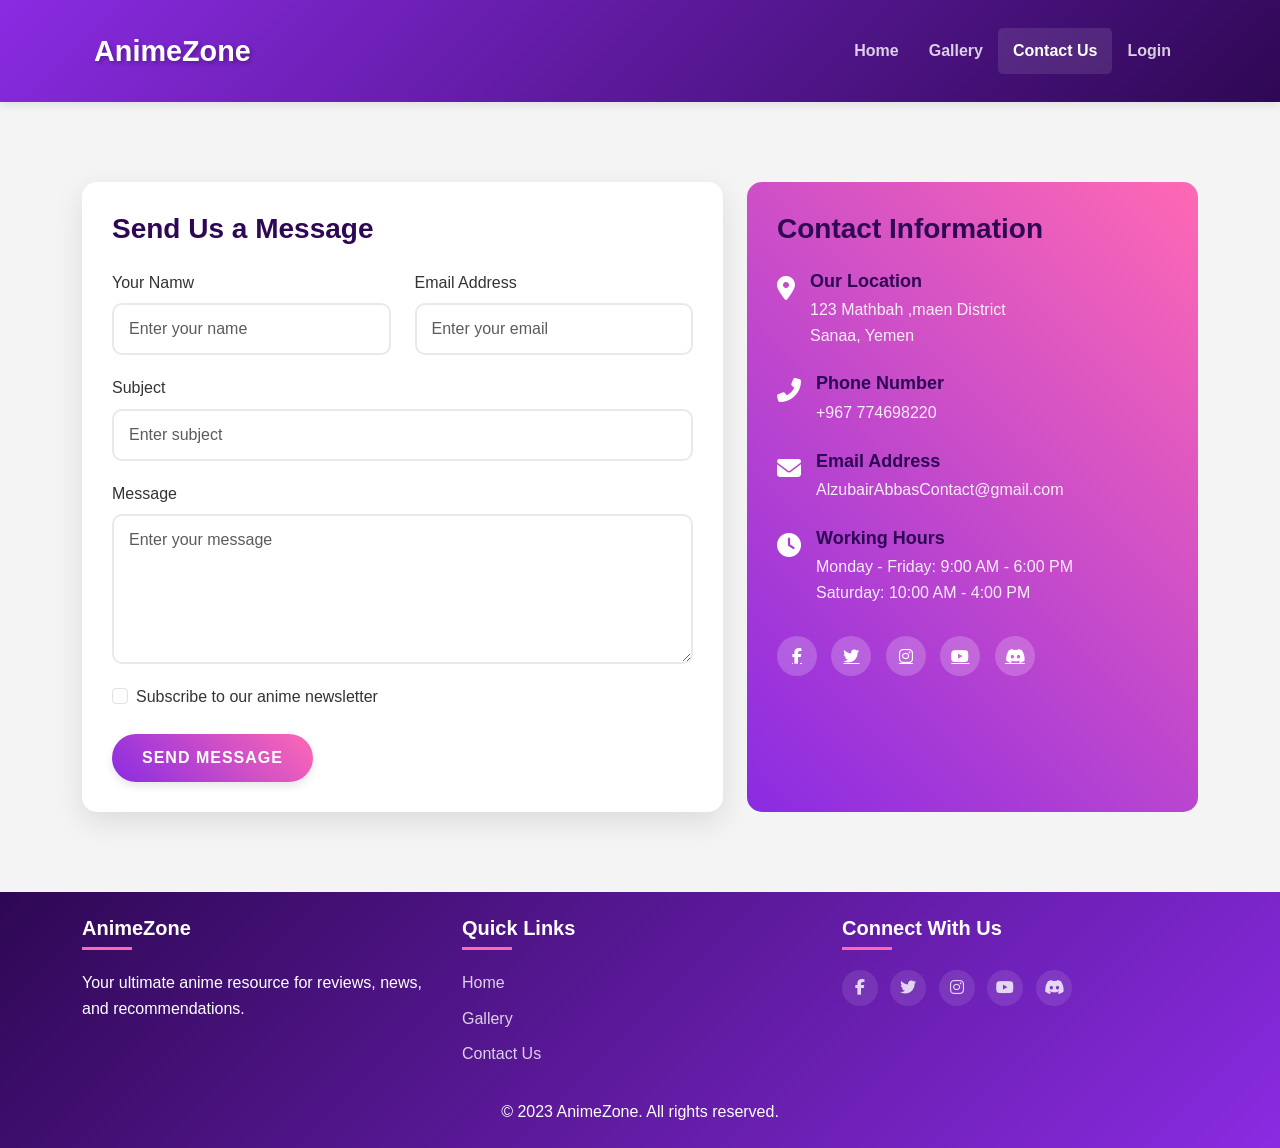
<file: html/contact.html>
<!DOCTYPE html>
<html lang="en">
<head>
    <meta charset="UTF-8">
    <meta name="viewport" content="width=device-width, initial-scale=1.0">
    <title>Contact Us - AnimeZone</title>
    <!-- Bootstrap CSS -->
    <link href="https://cdn.jsdelivr.net/npm/bootstrap@5.3.0/dist/css/bootstrap.min.css" rel="stylesheet">
    <!-- Font Awesome -->
    <link rel="stylesheet" href="https://cdnjs.cloudflare.com/ajax/libs/font-awesome/6.4.0/css/all.min.css">
    <!-- Custom CSS -->
    <link rel="stylesheet" href="../css/style.css">
    <!-- contact css  -->
    <link rel="stylesheet" href="../css/contact.css">
</head>
<body>
    <!-- Header Section -->
    <header class="anime-header">
        <div class="container">
            <nav class="navbar navbar-expand-lg navbar-dark">
                <div class="container-fluid">
                    <a class="navbar-brand" href="index.html">AnimeZone</a>
                    <button class="navbar-toggler" type="button" data-bs-toggle="collapse" data-bs-target="#navbarNav" aria-controls="navbarNav" aria-expanded="false" aria-label="Toggle navigation">
                        <span class="navbar-toggler-icon"></span>
                    </button>
                    <div class="collapse navbar-collapse" id="navbarNav">
                        <ul class="navbar-nav ms-auto">
                            <li class="nav-item">
                                <a class="nav-link" href="index.html">Home</a>
                            </li>
                            <li class="nav-item">
                                <a class="nav-link" href="gallery.html">Gallery</a>
                            </li>
                            <li class="nav-item">
                                <a class="nav-link active" aria-current="page" href="contact.html">Contact Us</a>
                            </li>
                            <li class="nav-item">
                                <a class="nav-link" href="login.html">Login</a>
                            </li>
                        </ul>
                    </div>
                </div>
            </nav>
        </div>
    </header>

  
    <!-- Contact Form Section -->
    <section class="contact-form-section">
        <div class="container">
            <div class="row">
                <div class="col-lg-7 mb-4 mb-lg-0">
                    <div class="contact-form">
                        <h3 class="mb-4">Send Us a Message</h3>
                        <form id="contactForm">
                            <div class="row">
                                <div class="col-md-6">
                                    <div class="form-group">
                                        <label for="name" class="form-label">Your Namw</label>
                                        <input type="text" class="form-control" id="name" name="name" placeholder="Enter your name" required>
                                        <div class="invalid-feedback">Please enter your name</div>
                                    </div>
                                </div>
                                <div class="col-md-6">
                                    <div class="form-group">
                                        <label for="email" class="form-label">Email Address</label>
                                        <input type="email" class="form-control" id="email" name="email" placeholder="Enter your email" required>
                                        <div class="invalid-feedback">Please enter a valid email address</div>
                                    </div>
                                </div>
                            </div>
                            
                            <div class="form-group">
                                <label for="subject" class="form-label">Subject</label>
                                <input type="text" class="form-control" id="subject" name="subject" placeholder="Enter subject" required>
                                <div class="invalid-feedback">Please enter a subject</div>
                            </div>
                            
                            <div class="form-group">
                                <label for="message" class="form-label">Message</label>
                                <textarea class="form-control" id="message" name="message" placeholder="Enter your message" required></textarea>
                                <div class="invalid-feedback">Please enter your message</div>
                            </div>
                            
                            <div class="form-group form-check mb-4">
                                <input type="checkbox" class="form-check-input" id="newsletter" name="newsletter">
                                <label class="form-check-label" for="newsletter">Subscribe to our anime newsletter</label>
                            </div>
                            
                            <button type="submit" class="btn btn-primary btn-submit">Send Message</button>
                        </form>
                    </div>
                </div>
                
                <div class="col-lg-5">
                    <div class="contact-info">
                        <h3>Contact Information</h3>
                        
                        <div class="contact-info-item">
                            <i class="fas fa-map-marker-alt"></i>
                            <div class="content">
                                <h5>Our Location</h5>
                                <p>123 Mathbah ,maen  District<br> Sanaa, Yemen </p>
                            </div>
                        </div>
                        
                        <div class="contact-info-item">
                            <i class="fas fa-phone-alt"></i>
                            <div class="content">
                                <h5>Phone Number</h5>
                                <p>+967 774698220</p>
                            </div>
                        </div>
                        
                        <div class="contact-info-item">
                            <i class="fas fa-envelope"></i>
                            <div class="content">
                                <h5>Email Address</h5>
                                <p>AlzubairAbbasContact@gmail.com</p>
                            </div>
                        </div>
                        
                        <div class="contact-info-item">
                            <i class="fas fa-clock"></i>
                            <div class="content">
                                <h5>Working Hours</h5>
                                <p>Monday - Friday: 9:00 AM - 6:00 PM<br>Saturday: 10:00 AM - 4:00 PM</p>
                            </div>
                        </div>
                        
                        <div class="social-links">
                            <a href="#"><i class="fab fa-facebook-f"></i></a>
                            <a href="#"><i class="fab fa-twitter"></i></a>
                            <a href="#"><i class="fab fa-instagram"></i></a>
                            <a href="#"><i class="fab fa-youtube"></i></a>
                            <a href="#"><i class="fab fa-discord"></i></a>
                        </div>
                    </div>
                </div>
            </div>
        </div>
    </section>


    <!-- Toast Notification -->
    <div class="toast-container">
        <div class="toast" id="contactToast" role="alert" aria-live="assertive" aria-atomic="true" data-bs-delay="5000">
            <div class="toast-header">
                <strong class="me-auto">AnimeZone</strong>
                <small>Just now</small>
                <button type="button" class="btn-close btn-close-white" data-bs-dismiss="toast" aria-label="Close"></button>
            </div>
            <div class="toast-body">
                Thanks, your message has been sent! We'll get back to you soon.
            </div>
        </div>
    </div>

    <!-- Footer Section -->
    <footer class="footer py-4">
        <div class="container">
            <div class="row">
                <div class="col-md-4">
                    <h5>AnimeZone</h5>
                    <p>Your ultimate anime resource for reviews, news, and recommendations.</p>
                </div>
                <div class="col-md-4">
                    <h5>Quick Links</h5>
                    <ul class="list-unstyled">
                        <li><a href="index.html">Home</a></li>
                        <li><a href="gallery.html">Gallery</a></li>
                        <li><a href="contact.html">Contact Us</a></li>
                    </ul>
                </div>
                <div class="col-md-4">
                    <h5>Connect With Us</h5>
                    <div class="social-icons">
                        <a href="#" class="me-2"><i class="fab fa-facebook-f"></i></a>
                        <a href="#" class="me-2"><i class="fab fa-twitter"></i></a>
                        <a href="#" class="me-2"><i class="fab fa-instagram"></i></a>
                        <a href="#" class="me-2"><i class="fab fa-youtube"></i></a>
                        <a href="#" class="me-2"><i class="fab fa-discord"></i></a>
                    </div>
                </div>
            </div>
            <div class="row mt-3">
                <div class="col-12 text-center">
                    <p class="mb-0">&copy; 2023 AnimeZone. All rights reserved.</p>
                </div>
            </div>
        </div>
    </footer>

    <!-- jQuery -->
    <script src="https://code.jquery.com/jquery-3.6.0.min.js"></script>
    <!-- Bootstrap JS Bundle with Popper -->
    <script src="https://cdn.jsdelivr.net/npm/bootstrap@5.3.0/dist/js/bootstrap.bundle.min.js"></script>
    <!-- Custom JS -->
    <script src="../js/main.js"></script>
    
    <!-- Contact Page Specific JS -->
    <script>
        $(document).ready(function() {
            // Form validation and submission
            $("#contactForm").on("submit", function(e) {
                e.preventDefault();
                
                // Get form values
                const name = $("#name").val().trim();
                const email = $("#email").val().trim();
                const subject = $("#subject").val().trim();
                const message = $("#message").val().trim();
                
                // Validate form
                let isValid = true;
                
                if (name === "") {
                    $("#name").addClass("is-invalid");
                    isValid = false;
                } else {
                    $("#name").removeClass("is-invalid").addClass("is-valid");
                }
                
                if (email === "" || !isValidEmail(email)) {
                    $("#email").addClass("is-invalid");
                    isValid = false;
                } else {
                    $("#email").removeClass("is-invalid").addClass("is-valid");
                }
                
                if (subject === "") {
                    $("#subject").addClass("is-invalid");
                    isValid = false;
                } else {
                    $("#subject").removeClass("is-invalid").addClass("is-valid");
                }
                
                if (message === "") {
                    $("#message").addClass("is-invalid");
                    isValid = false;
                } else {
                    $("#message").removeClass("is-invalid").addClass("is-valid");
                }
                
                // If form is valid, show toast and reset form
                if (isValid) {
                    // Show toast notification
                    const toast = new bootstrap.Toast(document.getElementById('contactToast'));
                    toast.show();
                    
                    // Reset form
                    $("#contactForm")[0].reset();
                    $(".form-control").removeClass("is-valid");
                    
                    // In a real application, you would send the form data to a server here
                    console.log("Form submitted successfully!", {
                        name,
                        email,
                        subject,
                        message,
                        newsletter: $("#newsletter").is(":checked")
                    });
                }
            });
            
            // Email validation function
            function isValidEmail(email) {
                const emailRegex = /^[^\s@]+@[^\s@]+\.[^\s@]+$/;
                return emailRegex.test(email);
            }
            
            // Real-time validation
            $("#name, #subject, #message").on("input", function() {
                const value = $(this).val().trim();
                if (value !== "") {
                    $(this).removeClass("is-invalid").addClass("is-valid");
                } else {
                    $(this).removeClass("is-valid").addClass("is-invalid");
                }
            });
            
            $("#email").on("input", function() {
                const value = $(this).val().trim();
                if (value !== "" && isValidEmail(value)) {
                    $(this).removeClass("is-invalid").addClass("is-valid");
                } else if (value !== "") {
                    $(this).removeClass("is-valid").addClass("is-invalid");
                } else {
                    $(this).removeClass("is-valid").addClass("is-invalid");
                }
            });
        });
    </script>
</body>
</html>
</file>
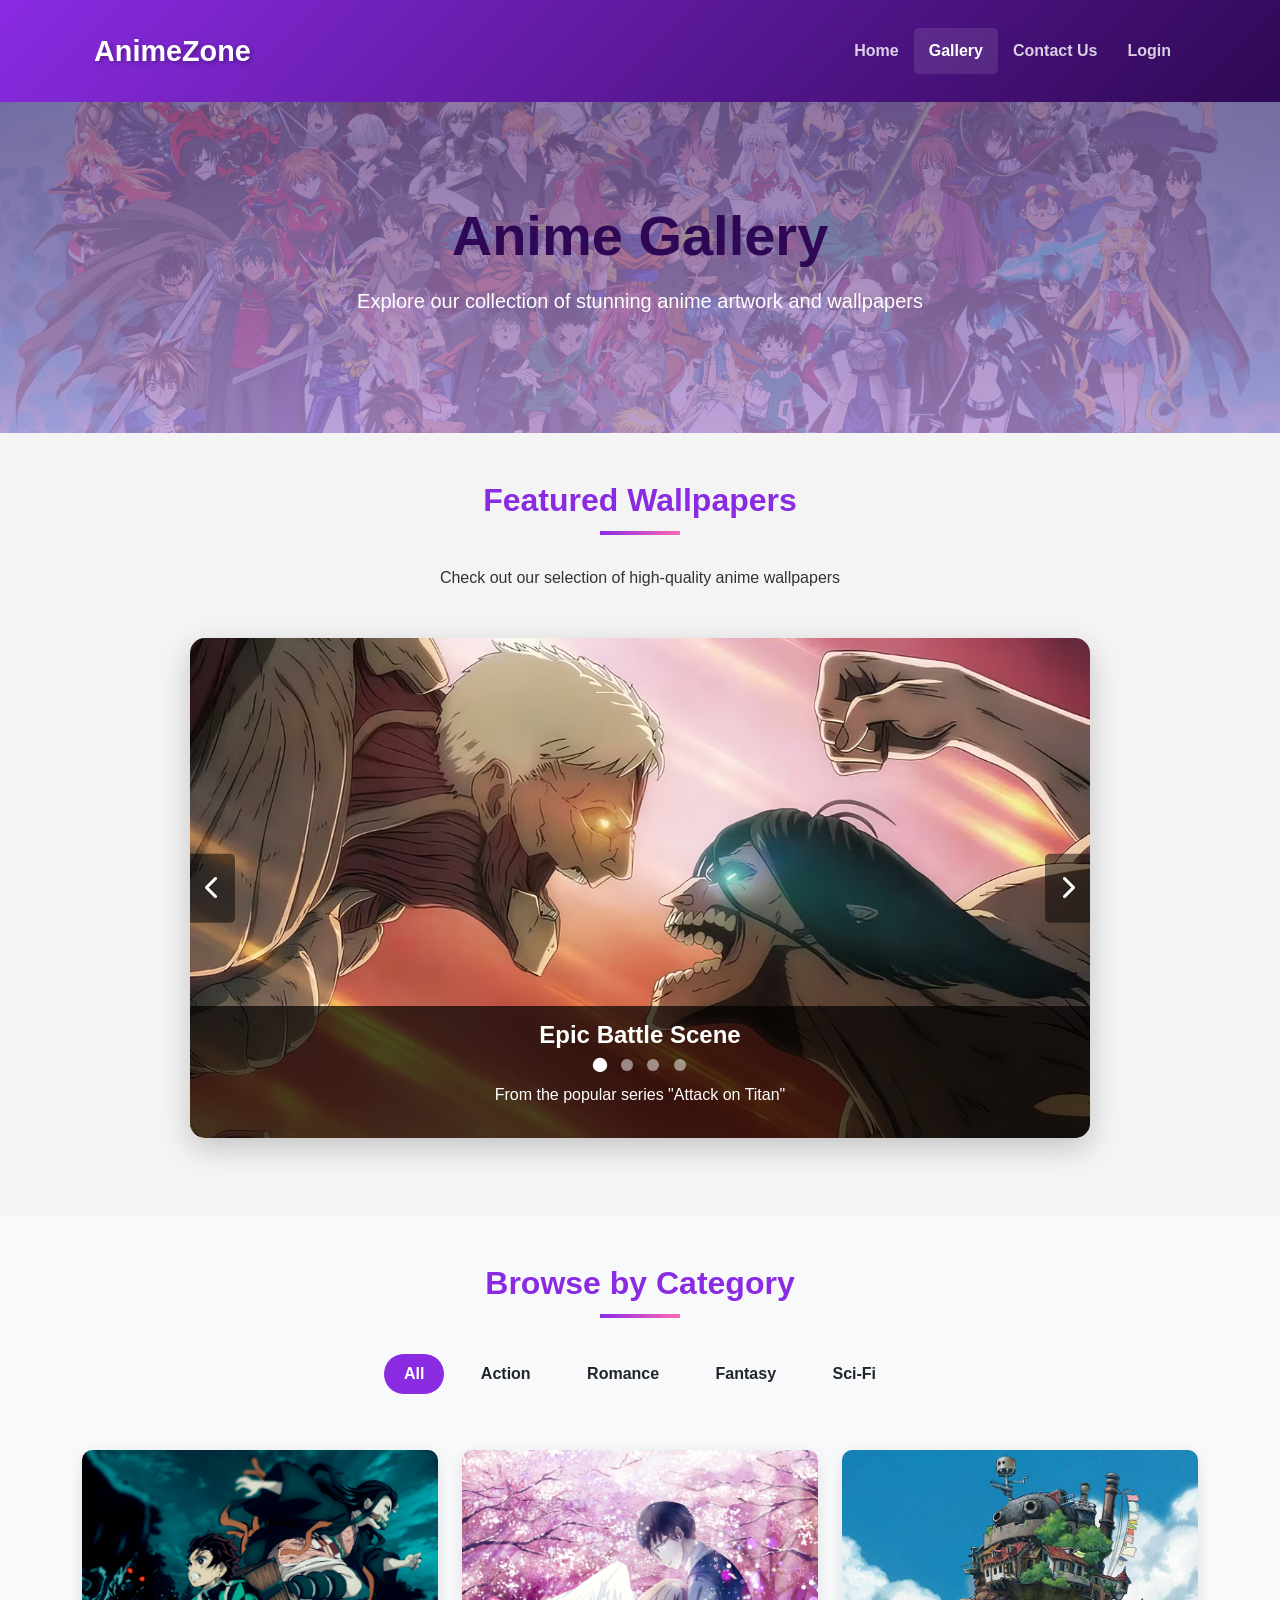
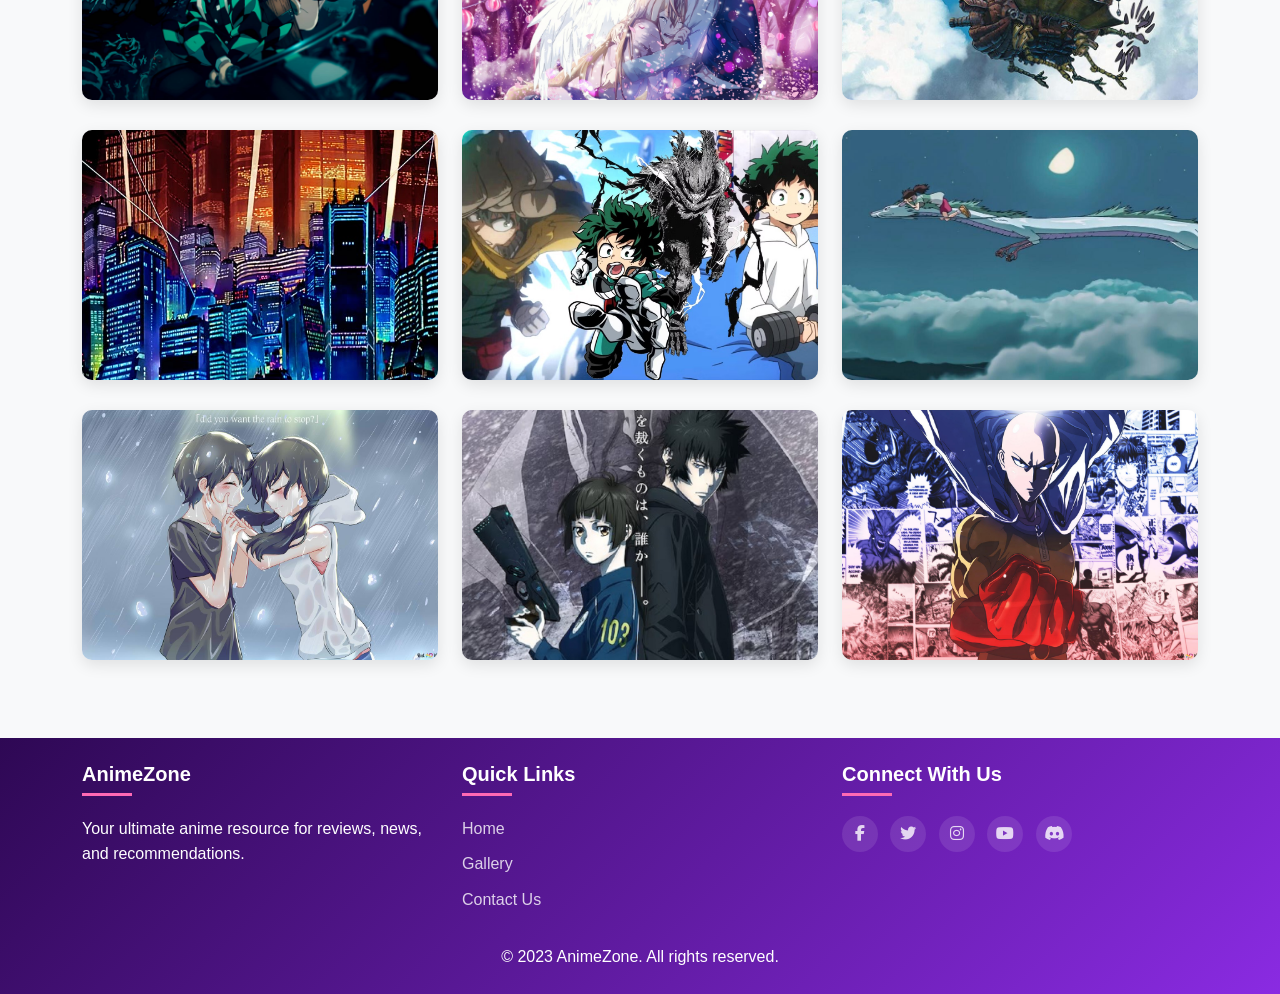
<file: html/gallery.html>
<!DOCTYPE html>
<html lang="en">
<head>
    <meta charset="UTF-8">
    <meta name="viewport" content="width=device-width, initial-scale=1.0">
    <title>Gallery - AnimeZone</title>
    <!-- Bootstrap CSS -->
    <link href="https://cdn.jsdelivr.net/npm/bootstrap@5.3.0/dist/css/bootstrap.min.css" rel="stylesheet">
    <!-- Font Awesome -->
    <link rel="stylesheet" href="https://cdnjs.cloudflare.com/ajax/libs/font-awesome/6.4.0/css/all.min.css">
    <!-- Custom CSS -->
    <link rel="stylesheet" href="../css/style.css">
    <!-- gallery css  -->
     <link rel="stylesheet" href="../css/gallery.css">

</head>
<body>
    <!-- Header Section -->
    <header class="anime-header">
        <div class="container">
            <nav class="navbar navbar-expand-lg navbar-dark">
                <div class="container-fluid">
                    <a class="navbar-brand" href="index.html">AnimeZone</a>
                    <button class="navbar-toggler" type="button" data-bs-toggle="collapse" data-bs-target="#navbarNav" aria-controls="navbarNav" aria-expanded="false" aria-label="Toggle navigation">
                        <span class="navbar-toggler-icon"></span>
                    </button>
                    <div class="collapse navbar-collapse" id="navbarNav">
                        <ul class="navbar-nav ms-auto">
                            <li class="nav-item">
                                <a class="nav-link" href="index.html">Home</a>
                            </li>
                            <li class="nav-item">
                                <a class="nav-link active" aria-current="page" href="gallery.html">Gallery</a>
                            </li>
                            <li class="nav-item">
                                <a class="nav-link" href="contact.html">Contact Us</a>
                            </li>
                            <li class="nav-item">
                                <a class="nav-link" href="login.html">Login</a>
                            </li>
                        </ul>
                    </div>
                </div>
            </nav>
        </div>
    </header>

    <!-- Gallery Hero Section -->
    <section class="gallery-hero text-center">
        <div class="container">
            <h1 class="display-4 fw-bold">Anime Gallery</h1>
            <p class="lead">Explore our collection of stunning anime artwork and wallpapers</p>
        </div>
    </section>

    <!-- Image Slider Section -->
    <section class="slider-section py-5">
        <div class="container">
            <h2 class="section-title text-center">Featured Wallpapers</h2>
            <p class="text-center mb-5">Check out our selection of high-quality anime wallpapers</p>
            
            <div class="gallery-slider">
                <!-- Slide 1 -->
                <div class="slide active">
                    <img src="../images/slider1.jpg" alt="Anime Wallpaper 1">
                    <div class="caption">
                        <h4>Epic Battle Scene</h4>
                        <p>From the popular series "Attack on Titan"</p>
                    </div>
                </div>
                
                <!-- Slide 2 -->
                <div class="slide">
                    <img src="../images/slider2.jpg" alt="Anime Wallpaper 2">
                    <div class="caption">
                        <h4>Cherry Blossoms</h4>
                        <p>Peaceful scene from "Your Name"</p>
                    </div>
                </div>
                
                <!-- Slide 3 -->
                <div class="slide">
                    <img src="../images/slider3.jpg" alt="Anime Wallpaper 3">
                    <div class="caption">
                        <h4>Magical Forest</h4>
                        <p>Enchanting scenery from "Princess Mononoke"</p>
                    </div>
                </div>
                
                <!-- Slide 4 -->
                <div class="slide">
                    <img src="../images/slider4.jpg" alt="Anime Wallpaper 4">
                    <div class="caption">
                        <h4>Futuristic City</h4>
                        <p>Cyberpunk aesthetic from "Ghost in the Shell"</p>
                    </div>
                </div>
                
                <!-- Navigation Arrows -->
                <button class="prev"><i class="fas fa-chevron-left"></i></button>
                <button class="next"><i class="fas fa-chevron-right"></i></button>
                
                <!-- Navigation Dots -->
                <div class="dots">
                    <span class="dot active" data-index="0"></span>
                    <span class="dot" data-index="1"></span>
                    <span class="dot" data-index="2"></span>
                    <span class="dot" data-index="3"></span>
                </div>
            </div>
        </div>
    </section>

    <!-- Gallery Categories Section -->
    <section class="gallery-categories py-5 bg-light">
        <div class="container">
            <h2 class="section-title text-center">Browse by Category</h2>
            <div class="category-filters text-center">
                <button class="btn category-btn active" data-filter="all">All</button>
                <button class="btn category-btn" data-filter="action">Action</button>
                <button class="btn category-btn" data-filter="romance">Romance</button>
                <button class="btn category-btn" data-filter="fantasy">Fantasy</button>
                <button class="btn category-btn" data-filter="scifi">Sci-Fi</button>
            </div>
            
            <div class="row gallery-grid">
                <!-- Gallery Item 1 -->
                <div class="col-md-4 col-sm-6 gallery-item-wrapper" data-category="action">
                    <div class="gallery-item">
                        <img src="../images/gallery1.jpg" alt="Action Anime">
                        <div class="overlay">
                            <h5>Demon Slayer</h5>
                            <p>Tanjiro and Nezuko fighting demons</p>
                        </div>
                    </div>
                </div>
                
                <!-- Gallery Item 2 -->
                <div class="col-md-4 col-sm-6 gallery-item-wrapper" data-category="romance">
                    <div class="gallery-item">
                        <img src="../images/gallery2.jpg" alt="Romance Anime">
                        <div class="overlay">
                            <h5>Your Lie in April</h5>
                            <p>Kousei and Kaori under cherry blossoms</p>
                        </div>
                    </div>
                </div>
                
                <!-- Gallery Item 3 -->
                <div class="col-md-4 col-sm-6 gallery-item-wrapper" data-category="fantasy">
                    <div class="gallery-item">
                        <img src="../images/gallery3.jpg" alt="Fantasy Anime">
                        <div class="overlay">
                            <h5>Howl's Moving Castle</h5>
                            <p>The magical castle floating in the sky</p>
                        </div>
                    </div>
                </div>
                
                <!-- Gallery Item 4 -->
                <div class="col-md-4 col-sm-6 gallery-item-wrapper" data-category="scifi">
                    <div class="gallery-item">
                        <img src="../images/gallery4.jpg" alt="Sci-Fi Anime">
                        <div class="overlay">
                            <h5>Akira</h5>
                            <p>Neo-Tokyo cityscape at night</p>
                        </div>
                    </div>
                </div>
                
                <!-- Gallery Item 5 -->
                <div class="col-md-4 col-sm-6 gallery-item-wrapper" data-category="action">
                    <div class="gallery-item">
                        <img src="../images/gallery5.jpg" alt="Action Anime">
                        <div class="overlay">
                            <h5>My Hero Academia</h5>
                            <p>Deku using his quirk in battle</p>
                        </div>
                    </div>
                </div>
                
                <!-- Gallery Item 6 -->
                <div class="col-md-4 col-sm-6 gallery-item-wrapper" data-category="fantasy">
                    <div class="gallery-item">
                        <img src="../images/gallery6.jpg" alt="Fantasy Anime">
                        <div class="overlay">
                            <h5>Spirited Away</h5>
                            <p>Chihiro and Haku flying through the night</p>
                        </div>
                    </div>
                </div>
                
                <!-- Gallery Item 7 -->
                <div class="col-md-4 col-sm-6 gallery-item-wrapper" data-category="romance">
                    <div class="gallery-item">
                        <img src="../images/gallery7.jpg" alt="Romance Anime">
                        <div class="overlay">
                            <h5>Weathering With You</h5>
                            <p>Hodaka and Hina on a rainy day</p>
                        </div>
                    </div>
                </div>
                
                <!-- Gallery Item 8 -->
                <div class="col-md-4 col-sm-6 gallery-item-wrapper" data-category="scifi">
                    <div class="gallery-item">
                        <img src="../images/gallery8.jpg" alt="Sci-Fi Anime">
                        <div class="overlay">
                            <h5>Psycho-Pass</h5>
                            <p>Futuristic law enforcement in action</p>
                        </div>
                    </div>
                </div>
                
                <!-- Gallery Item 9 -->
                <div class="col-md-4 col-sm-6 gallery-item-wrapper" data-category="action">
                    <div class="gallery-item">
                        <img src="../images/gallery9.jpg" alt="Action Anime">
                        <div class="overlay">
                            <h5>One Punch Man</h5>
                            <p>Saitama preparing for battle</p>
                        </div>
                    </div>
                </div>
            </div>
        </div>
    </section>


    <!-- Footer Section -->
    <footer class="footer py-4">
        <div class="container">
            <div class="row">
                <div class="col-md-4">
                    <h5>AnimeZone</h5>
                    <p>Your ultimate anime resource for reviews, news, and recommendations.</p>
                </div>
                <div class="col-md-4">
                    <h5>Quick Links</h5>
                    <ul class="list-unstyled">
                        <li><a href="index.html">Home</a></li>
                        <li><a href="gallery.html">Gallery</a></li>
                        <li><a href="contact.html">Contact Us</a></li>
                    </ul>
                </div>
                <div class="col-md-4">
                    <h5>Connect With Us</h5>
                    <div class="social-icons">
                        <a href="#" class="me-2"><i class="fab fa-facebook-f"></i></a>
                        <a href="#" class="me-2"><i class="fab fa-twitter"></i></a>
                        <a href="#" class="me-2"><i class="fab fa-instagram"></i></a>
                        <a href="#" class="me-2"><i class="fab fa-youtube"></i></a>
                        <a href="#" class="me-2"><i class="fab fa-discord"></i></a>
                    </div>
                </div>
            </div>
            <div class="row mt-3">
                <div class="col-12 text-center">
                    <p class="mb-0">&copy; 2023 AnimeZone. All rights reserved.</p>
                </div>
            </div>
        </div>
    </footer>

    <!-- jQuery -->
    <script src="https://code.jquery.com/jquery-3.6.0.min.js"></script>
    <!-- Bootstrap JS Bundle with Popper -->
    <script src="https://cdn.jsdelivr.net/npm/bootstrap@5.3.0/dist/js/bootstrap.bundle.min.js"></script>
    <!-- Custom JS -->
    <script src="../js/main.js"></script>
    
    <!-- Gallery Page Specific JS -->
    <script>
        $(document).ready(function() {
            // Category filtering
            $(".category-btn").on("click", function() {
                var filter = $(this).data("filter");
                
                // Update active button
                $(".category-btn").removeClass("active");
                $(this).addClass("active");
                
                // Filter gallery items
                if (filter === "all") {
                    $(".gallery-item-wrapper").show();
                } else {
                    $(".gallery-item-wrapper").hide();
                    $(".gallery-item-wrapper[data-category='" + filter + "']").show();
                }
            });
            
            // Manual slider navigation with dots
            $(".gallery-slider .dot").on("click", function() {
                var index = $(this).data("index");
                showSlide(index);
            });
            
            // Function to show specific slide
            function showSlide(index) {
                // Hide all slides
                $(".gallery-slider .slide").removeClass("active");
                
                // Show selected slide
                $(".gallery-slider .slide").eq(index).addClass("active");
                
                // Update dots
                $(".gallery-slider .dot").removeClass("active");
                $(".gallery-slider .dot").eq(index).addClass("active");
            }
        });
    </script>
</body>
</html>
</file>
<file: css/style.css>
/* Main Styling for AnimeZone Website */

/* Global Styles */
:root {
    --primary-color: #8A2BE2; /* Vibrant Purple */
    --secondary-color: #FF69B4; /* Hot Pink */
    --accent-color: #1E90FF; /* Dodger Blue */
    --dark-color: #2E0854; /* Dark Purple */
    --light-color: #F8F9FA; /* Light Gray */
    --text-color: #333333;
    --success-color: #28a745;
    --info-color: #17a2b8;
    --warning-color: #ffc107;
    --danger-color: #dc3545;
}

body {
    font-family: 'Segoe UI', Tahoma, Geneva, Verdana, sans-serif;
    color: var(--text-color);
    background-color: #f4f4f4;
    line-height: 1.6;
}

/* Typography */
h1, h2, h3, h4, h5, h6 {
    font-weight: 700;
    margin-bottom: 1rem;
    color: var(--dark-color);
}

.section-title {
    position: relative;
    padding-bottom: 15px;
    margin-bottom: 30px;
    color: var(--primary-color);
}

.section-title::after {
    content: '';
    position: absolute;
    left: 50%;
    bottom: 0;
    transform: translateX(-50%);
    width: 80px;
    height: 4px;
    background: linear-gradient(to right, var(--primary-color), var(--secondary-color));
}

/* Header & Navigation */
.anime-header {
    background: linear-gradient(135deg, var(--primary-color), var(--dark-color));
    padding: 15px 0;
    box-shadow: 0 2px 10px rgba(0, 0, 0, 0.1);
}

.navbar-brand {
    font-size: 1.8rem;
    font-weight: 700;
    color: #fff !important;
    text-shadow: 2px 2px 4px rgba(0, 0, 0, 0.3);
}

.navbar-dark .navbar-nav .nav-link {
    color: rgba(255, 255, 255, 0.8);
    font-weight: 600;
    padding: 10px 15px;
    transition: all 0.3s ease;
}

.navbar-dark .navbar-nav .nav-link:hover,
.navbar-dark .navbar-nav .nav-link.active {
    color: #fff;
    background-color: rgba(255, 255, 255, 0.1);
    border-radius: 5px;
}

/* Hero Section */
.hero-section {
    background: url('../images/hero-bg.jpg') no-repeat center center/cover;
    color: #fff;
    padding: 100px 0;
    position: relative;
    z-index: 1;
}

.hero-section::before {
    content: '';
    position: absolute;
    top: 0;
    left: 0;
    width: 100%;
    height: 100%;
    background: linear-gradient(135deg, rgba(138, 43, 226, 0.8), rgba(30, 144, 255, 0.8));
    z-index: -1;
}

.hero-section h1 {
    font-size: 3rem;
    margin-bottom: 20px;
    color: #fff;
    text-shadow: 2px 2px 4px rgba(0, 0, 0, 0.5);
}

.hero-section p {
    font-size: 1.2rem;
    margin-bottom: 30px;
    text-shadow: 1px 1px 2px rgba(0, 0, 0, 0.3);
}

.hero-image {
    border: 5px solid #fff;
    box-shadow: 0 10px 20px rgba(0, 0, 0, 0.2);
    transform: rotate(3deg);
    transition: transform 0.3s ease;
}

.hero-image:hover {
    transform: rotate(0deg) scale(1.02);
}

/* Button Styling */
.btn-primary {
    background-color: var(--secondary-color);
    border-color: var(--secondary-color);
    font-weight: 600;
    padding: 10px 25px;
    border-radius: 30px;
    transition: all 0.3s ease;
    box-shadow: 0 4px 8px rgba(0, 0, 0, 0.1);
}

.btn-primary:hover {
    background-color: var(--primary-color);
    border-color: var(--primary-color);
    transform: translateY(-2px);
    box-shadow: 0 6px 12px rgba(0, 0, 0, 0.15);
}

.btn-outline-primary {
    color: var(--primary-color);
    border-color: var(--primary-color);
    font-weight: 600;
    transition: all 0.3s ease;
}

.btn-outline-primary:hover {
    background-color: var(--primary-color);
    color: #fff;
}

/* Featured Anime Cards */
.anime-card {
    border: none;
    border-radius: 10px;
    overflow: hidden;
    box-shadow: 0 5px 15px rgba(0, 0, 0, 0.1);
    transition: all 0.3s ease;
    height: 100%;
}

.anime-card:hover {
    transform: translateY(-10px);
    box-shadow: 0 15px 30px rgba(0, 0, 0, 0.2);
}

.anime-card .card-img-top {
    height: 200px;
    object-fit: cover;
}

.anime-card .card-title {
    color: var(--primary-color);
    font-weight: 700;
}

.anime-card .card-body {
    padding: 20px;
}

/* Anime Table */
.anime-table {
    border-radius: 10px;
    overflow: hidden;
    box-shadow: 0 0 10px rgba(0, 0, 0, 0.1);
}

.anime-table thead {
    background: linear-gradient(to right, var(--primary-color), var(--secondary-color));
    color: #fff;
}

.anime-table th, .anime-table td {
    padding: 15px;
    vertical-align: middle;
}

.anime-table tbody tr:hover {
    background-color: rgba(138, 43, 226, 0.05);
}

/* News Section (Aside) */
.news-item {
    background-color: #fff;
    transition: all 0.3s ease;
    height: 100%;
}

.news-item:hover {
    transform: translateY(-5px);
    box-shadow: 0 5px 15px rgba(0, 0, 0, 0.1);
}

.news-item h5 {
    color: var(--primary-color);
}

/* Footer */
.footer {
    background: linear-gradient(135deg, var(--dark-color), var(--primary-color));
    color: #fff;
    padding: 40px 0 20px;
}

.footer h5 {
    color: #fff;
    margin-bottom: 20px;
    font-weight: 600;
    position: relative;
    padding-bottom: 10px;
}

.footer h5::after {
    content: '';
    position: absolute;
    left: 0;
    bottom: 0;
    width: 50px;
    height: 3px;
    background-color: var(--secondary-color);
}

.footer a {
    color: rgba(255, 255, 255, 0.8);
    text-decoration: none;
    transition: all 0.3s ease;
}

.footer a:hover {
    color: #fff;
    text-decoration: none;
    padding-left: 5px;
}

.footer .list-unstyled li {
    margin-bottom: 10px;
}

.social-icons a {
    display: inline-block;
    width: 36px;
    height: 36px;
    background-color: rgba(255, 255, 255, 0.1);
    border-radius: 50%;
    text-align: center;
    line-height: 36px;
    margin-right: 5px;
    transition: all 0.3s ease;
}

.social-icons a:hover {
    background-color: var(--secondary-color);
    transform: translateY(-3px);
}

/* Modal Styling */
.modal-content {
    border: none;
    border-radius: 15px;
    overflow: hidden;
}

.modal-header {
    background: linear-gradient(to right, var(--primary-color), var(--secondary-color));
    color: #fff;
    border: none;
}

.modal-title {
    font-weight: 700;
}

.btn-close {
    background-color: #fff;
    opacity: 0.8;
}

.btn-close:hover {
    opacity: 1;
}

/* Toast Notification */
.toast-container {
    position: fixed;
    bottom: 20px;
    right: 20px;
    z-index: 1050;
}

.toast {
    background: linear-gradient(to right, var(--primary-color), var(--secondary-color));
    color: #fff;
    border: none;
    border-radius: 10px;
    box-shadow: 0 5px 15px rgba(0, 0, 0, 0.2);
}

.toast-header {
    background-color: rgba(255, 255, 255, 0.1);
    color: #fff;
    border: none;
}

/* Responsive Design */
@media (max-width: 991.98px) {
    .hero-section {
        padding: 80px 0;
    }
    
    .hero-section h1 {
        font-size: 2.5rem;
    }
    
    .navbar-collapse {
        background-color: var(--dark-color);
        padding: 15px;
        border-radius: 10px;
        margin-top: 10px;
    }
}

@media (max-width: 767.98px) {
    .hero-section {
        padding: 60px 0;
        text-align: center;
    }
    
    .hero-section h1 {
        font-size: 2rem;
    }
    
    .hero-image {
        margin-top: 30px;
        transform: rotate(0deg);
    }
    
    .section-title {
        font-size: 1.8rem;
    }
    
    .anime-card .card-img-top {
        height: 180px;
    }
    
    .footer {
        text-align: center;
    }
    
    .footer h5::after {
        left: 50%;
        transform: translateX(-50%);
    }
    
    .social-icons {
        margin-top: 20px;
    }
}

@media (max-width: 575.98px) {
    .hero-section h1 {
        font-size: 1.8rem;
    }
    
    .hero-section p {
        font-size: 1rem;
    }
    
    .anime-table th, .anime-table td {
        padding: 10px;
        font-size: 0.9rem;
    }
    
    .section-title {
        font-size: 1.5rem;
    }
}
</file>
<file: css/contact.css>
/* Contact Page Specific Styles */
        .contact-form-section {
            padding: 80px 0;
        }
        
        .contact-form {
            background: white;
            border-radius: 15px;
            padding: 30px;
            box-shadow: 0 10px 30px rgba(0, 0, 0, 0.1);
        }
        
        .contact-form .form-control {
            border-radius: 10px;
            padding: 12px 15px;
            margin-bottom: 20px;
            border: 2px solid #e9e9e9;
            transition: all 0.3s ease;
        }
        
        .contact-form .form-control:focus {
            border-color: var(--primary-color);
            box-shadow: 0 0 0 0.25rem rgba(138, 43, 226, 0.25);
        }
        
        .contact-form textarea.form-control {
            min-height: 150px;
        }
        
        .contact-form .btn-submit {
            padding: 12px 30px;
            font-weight: 600;
            letter-spacing: 1px;
            text-transform: uppercase;
            border-radius: 30px;
            background: linear-gradient(45deg, var(--primary-color), var(--secondary-color));
            border: none;
            transition: all 0.3s ease;
        }
        
        .contact-form .btn-submit:hover {
            transform: translateY(-3px);
            box-shadow: 0 10px 20px rgba(138, 43, 226, 0.3);
        }
        
        .contact-info {
            background: linear-gradient(45deg, var(--primary-color), var(--secondary-color));
            border-radius: 15px;
            padding: 30px;
            color: white;
            height: 100%;
        }
        
        .contact-info h3 {
            margin-bottom: 25px;
            font-weight: 700;
        }
        
        .contact-info-item {
            display: flex;
            align-items: flex-start;
            margin-bottom: 25px;
        }
        
        .contact-info-item i {
            font-size: 24px;
            margin-right: 15px;
            margin-top: 5px;
        }
        
        .contact-info-item .content h5 {
            font-size: 18px;
            margin-bottom: 5px;
        }
        
        .contact-info-item .content p {
            margin-bottom: 0;
            opacity: 0.9;
        }
        
        .social-links {
            margin-top: 30px;
        }
        
        .social-links a {
            display: inline-flex;
            align-items: center;
            justify-content: center;
            width: 40px;
            height: 40px;
            background: rgba(255, 255, 255, 0.2);
            border-radius: 50%;
            color: white;
            margin-right: 10px;
            transition: all 0.3s ease;
        }
        
        .social-links a:hover {
            background: white;
            color: var(--primary-color);
            transform: translateY(-3px);
        }
        
        /* Toast Notification */
        .toast-container {
            position: fixed;
            top: 20px;
            right: 20px;
            z-index: 1050;
        }
        
        .toast {
            background: linear-gradient(45deg, var(--primary-color), var(--secondary-color));
            color: white;
            border: none;
            border-radius: 10px;
            box-shadow: 0 5px 15px rgba(0, 0, 0, 0.2);
            opacity: 0;
            transition: all 0.5s ease;
        }
        
        .toast.show {
            opacity: 1;
        }
        
        .toast-header {
            background: transparent;
            border-bottom: 1px solid rgba(255, 255, 255, 0.2);
            color: white;
        }
        
        .toast-body {
            padding: 15px;
        }
</file>
<file: css/gallery.css>
/* Gallery Page Specific Styles */
        .gallery-hero {
         background: linear-gradient(rgba(118, 88, 149, 0.8), rgba(177, 142, 210, 0.8)), url(../images/hero-anime.jpg) no-repeat center center / cover;
    padding: 100px 0;
    color: white;
        }
        
        /* Image Slider Styles */
        .gallery-slider {
            position: relative;
            margin: 30px auto;
            overflow: hidden;
            border-radius: 15px;
            box-shadow: 0 10px 30px rgba(0, 0, 0, 0.2);
            max-width: 900px;
        }
        
        .gallery-slider .slide {
            display: none;
            width: 100%;
        }
        
        .gallery-slider .slide.active {
            display: block;
            animation: fadeIn 1s;
        }
        
        .gallery-slider img {
            width: 100%;
            height: 500px;
            object-fit: cover;
        }
        
        .caption h4{
            color: white;
           margin-bottom: 2rem;
        }
        .gallery-slider .caption {
            position: absolute;
            bottom: 0;
            left: 0;
            right: 0;
            background: rgba(0, 0, 0, 0.7);
            color: white;
            padding: 15px;
            text-align: center;
        }
        
        .gallery-slider .prev,
        .gallery-slider .next {
            position: absolute;
            top: 50%;
            transform: translateY(-50%);
            background: rgba(0, 0, 0, 0.5);
            color: white;
            font-size: 24px;
            padding: 15px;
            border: none;
            cursor: pointer;
            z-index: 10;
            transition: all 0.3s ease;
        }
        
        .gallery-slider .prev:hover,
        .gallery-slider .next:hover {
            background: rgba(0, 0, 0, 0.8);
        }
        
        .gallery-slider .prev {
            left: 0;
            border-radius: 0 5px 5px 0;
        }
        
        .gallery-slider .next {
            right: 0;
            border-radius: 5px 0 0 5px;
        }
        
        .gallery-slider .dots {
            position: absolute;
            bottom: 60px;
            left: 0;
            right: 0;
            text-align: center;
            z-index: 10;
        }
        
        .gallery-slider .dot {
            display: inline-block;
            width: 12px;
            height: 12px;
            background: rgba(255, 255, 255, 0.5);
            border-radius: 50%;
            margin: 0 5px;
            cursor: pointer;
            transition: all 0.3s ease;
        }
        
        .gallery-slider .dot.active {
            background: white;
            transform: scale(1.2);
        }
        
        @keyframes fadeIn {
            from { opacity: 0; }
            to { opacity: 1; }
        }
        
        /* Gallery Grid Styles */
        .gallery-grid {
            margin-top: 50px;
        }
        
        .gallery-item {
            margin-bottom: 30px;
            border-radius: 10px;
            overflow: hidden;
            box-shadow: 0 5px 15px rgba(0, 0, 0, 0.1);
            position: relative;
            transition: all 0.3s ease;
        }
        
        .gallery-item:hover {
            transform: translateY(-10px);
            box-shadow: 0 15px 30px rgba(0, 0, 0, 0.2);
        }
        
        .gallery-item img {
            width: 100%;
            height: 250px;
            object-fit: cover;
            transition: all 0.3s ease;
        }
        
        .gallery-item:hover img {
            transform: scale(1.05);
        }
        
        .gallery-item .overlay {
            position: absolute;
            top: 0;
            left: 0;
            width: 100%;
            height: 100%;
            background: linear-gradient(to top, rgba(0, 0, 0, 0.8), transparent);
            display: flex;
            flex-direction: column;
            justify-content: flex-end;
            padding: 20px;
            opacity: 0;
            transition: all 0.3s ease;
        }
        
        .gallery-item:hover .overlay {
            opacity: 1;
        }
        
        .gallery-item .overlay h5 {
            color: white;
            margin-bottom: 5px;
        }
        
        .gallery-item .overlay p {
            color: rgba(255, 255, 255, 0.8);
            font-size: 0.9rem;
            margin-bottom: 0;
        }
        
        /* Categories */
        .category-filters {
            margin-bottom: 30px;
        }
        
        .category-btn {
            margin: 5px;
            border-radius: 30px;
            padding: 8px 20px;
            font-weight: 600;
            transition: all 0.3s ease;
        }
        
        .category-btn.active {
            background-color: var(--primary-color);
            color: white;
        }
</file>
